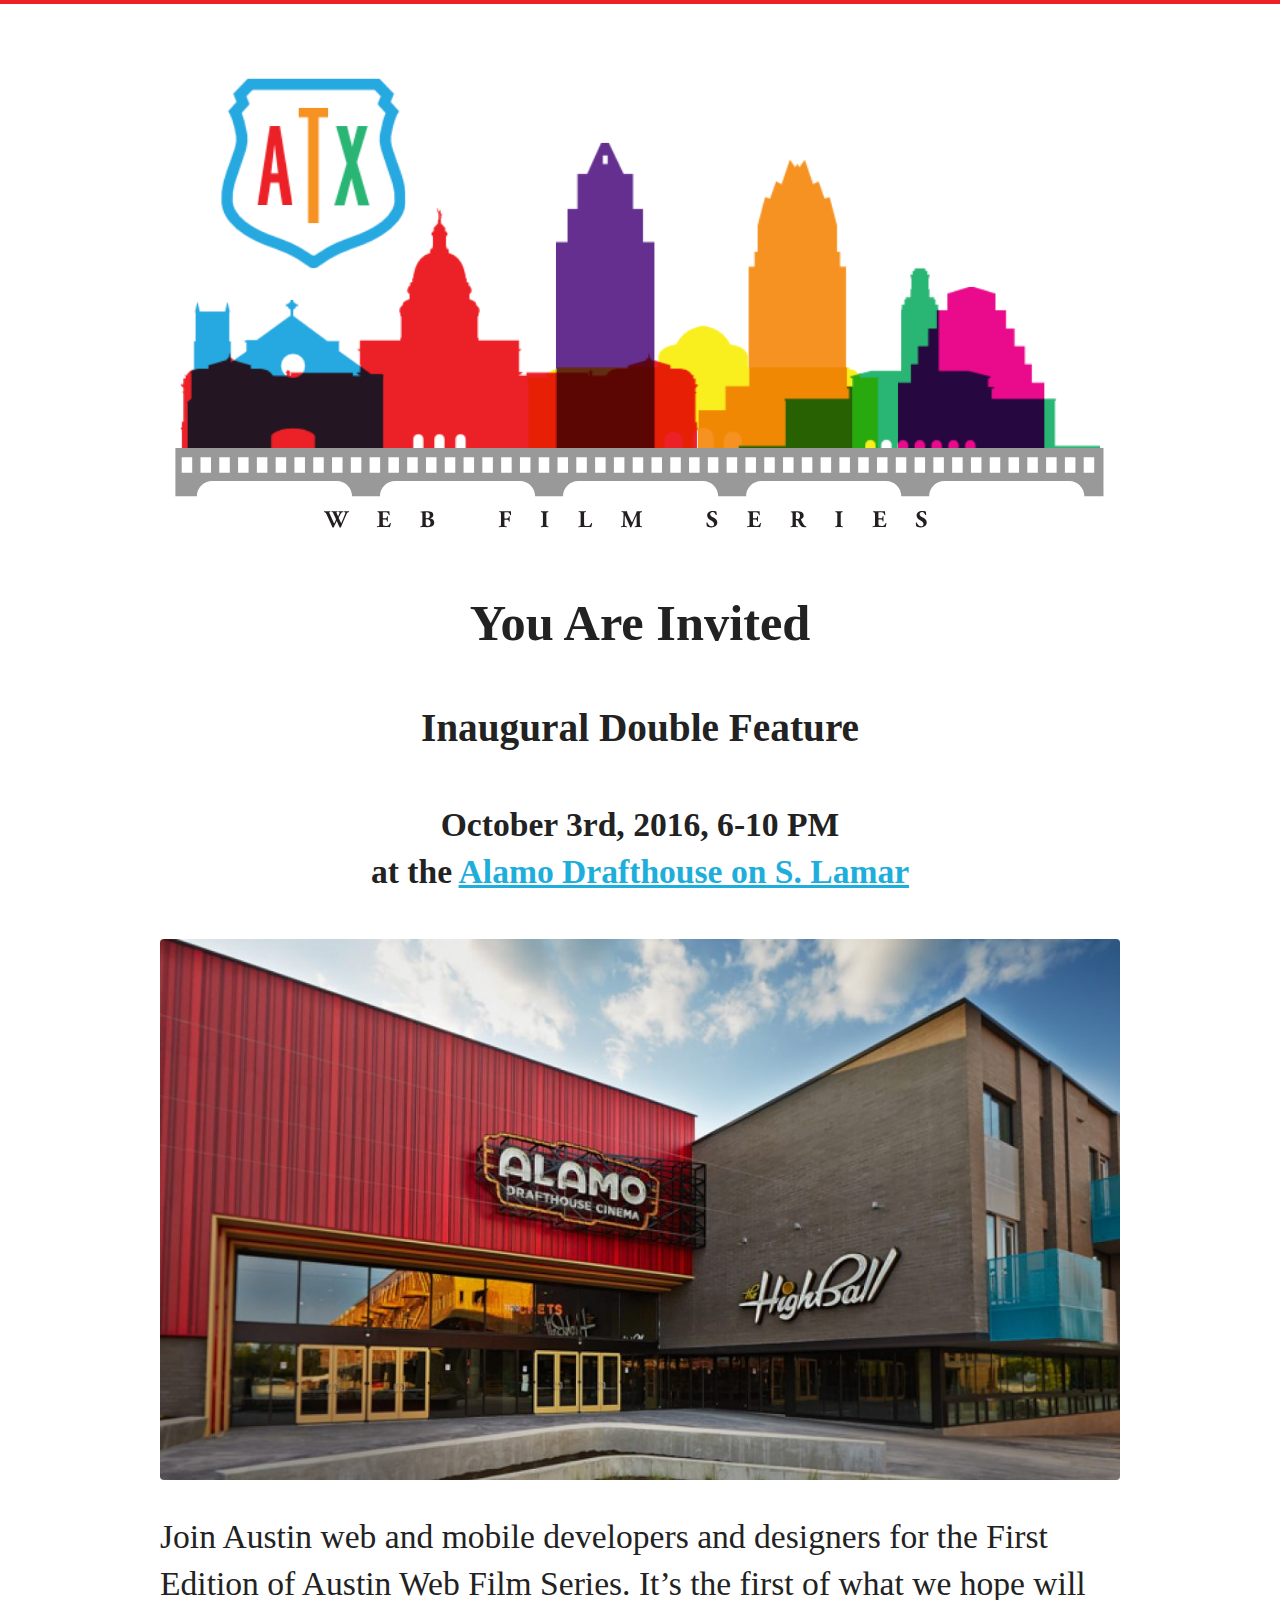
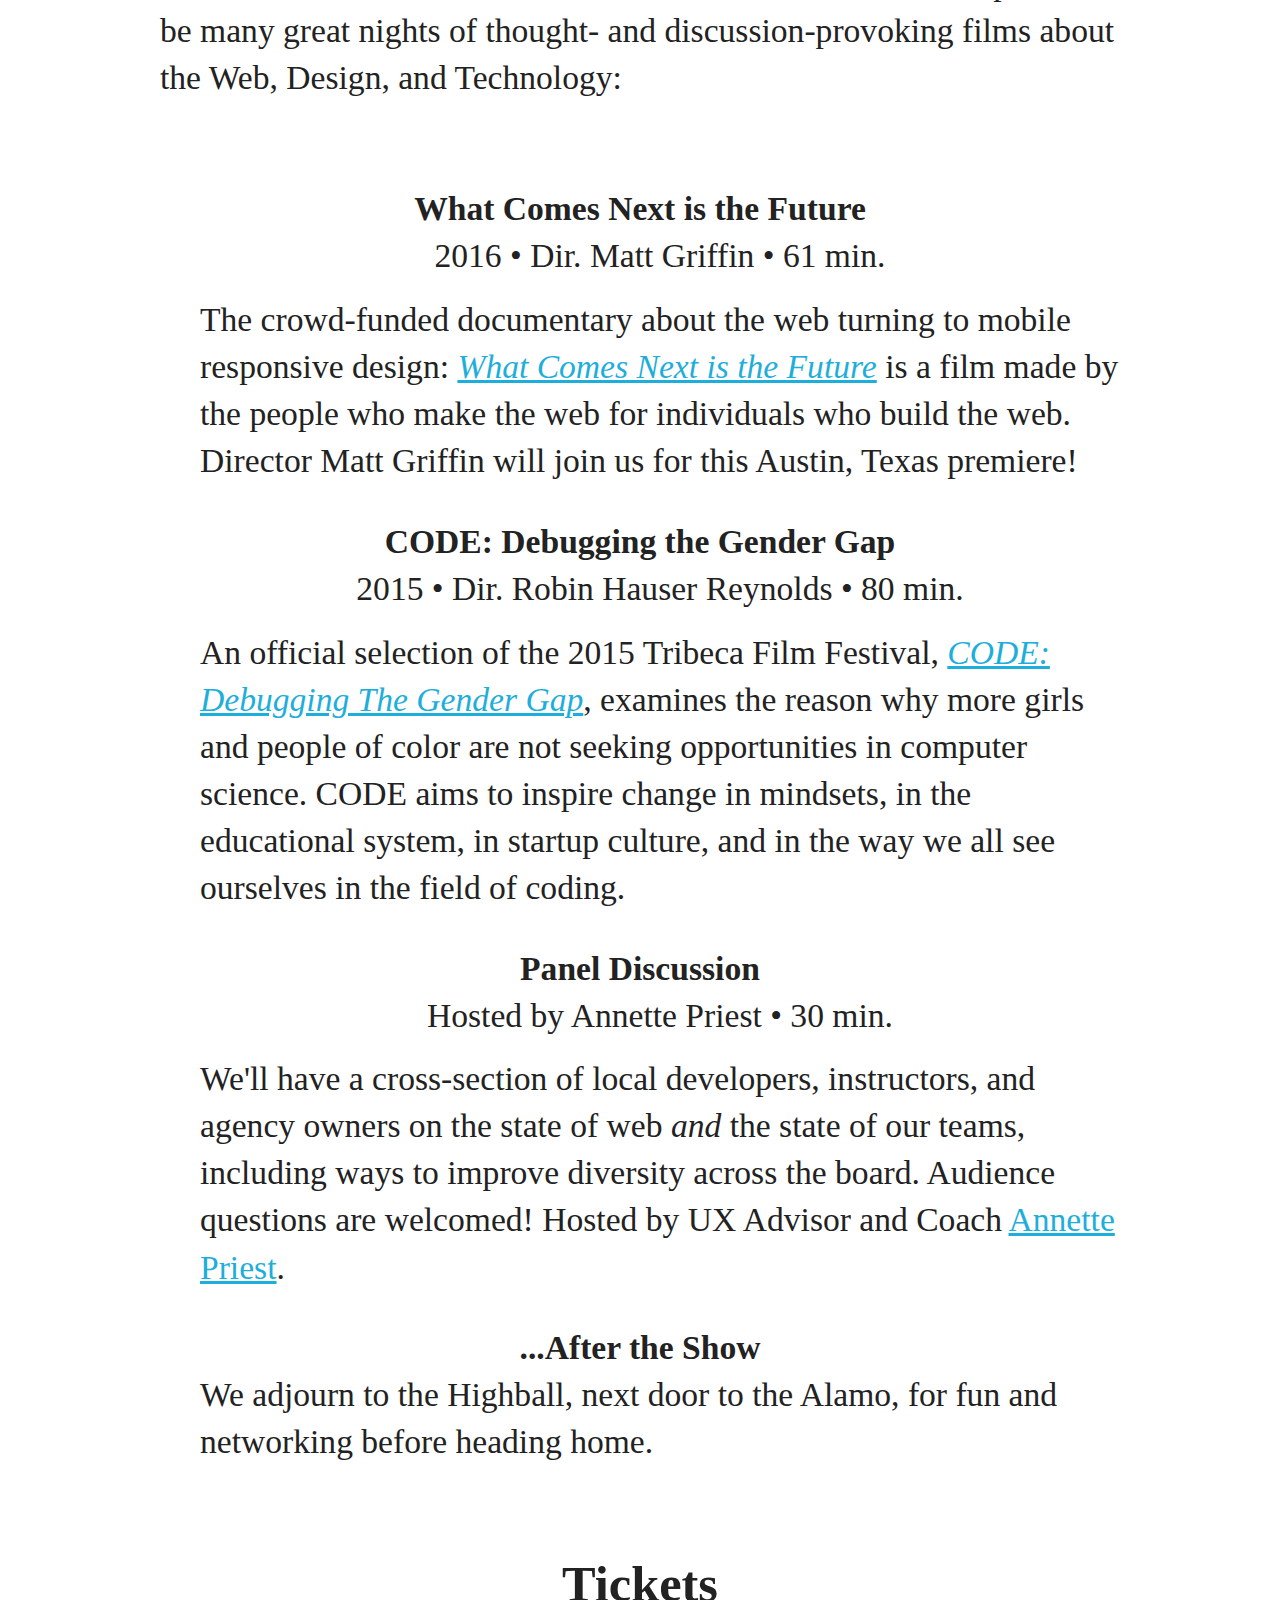
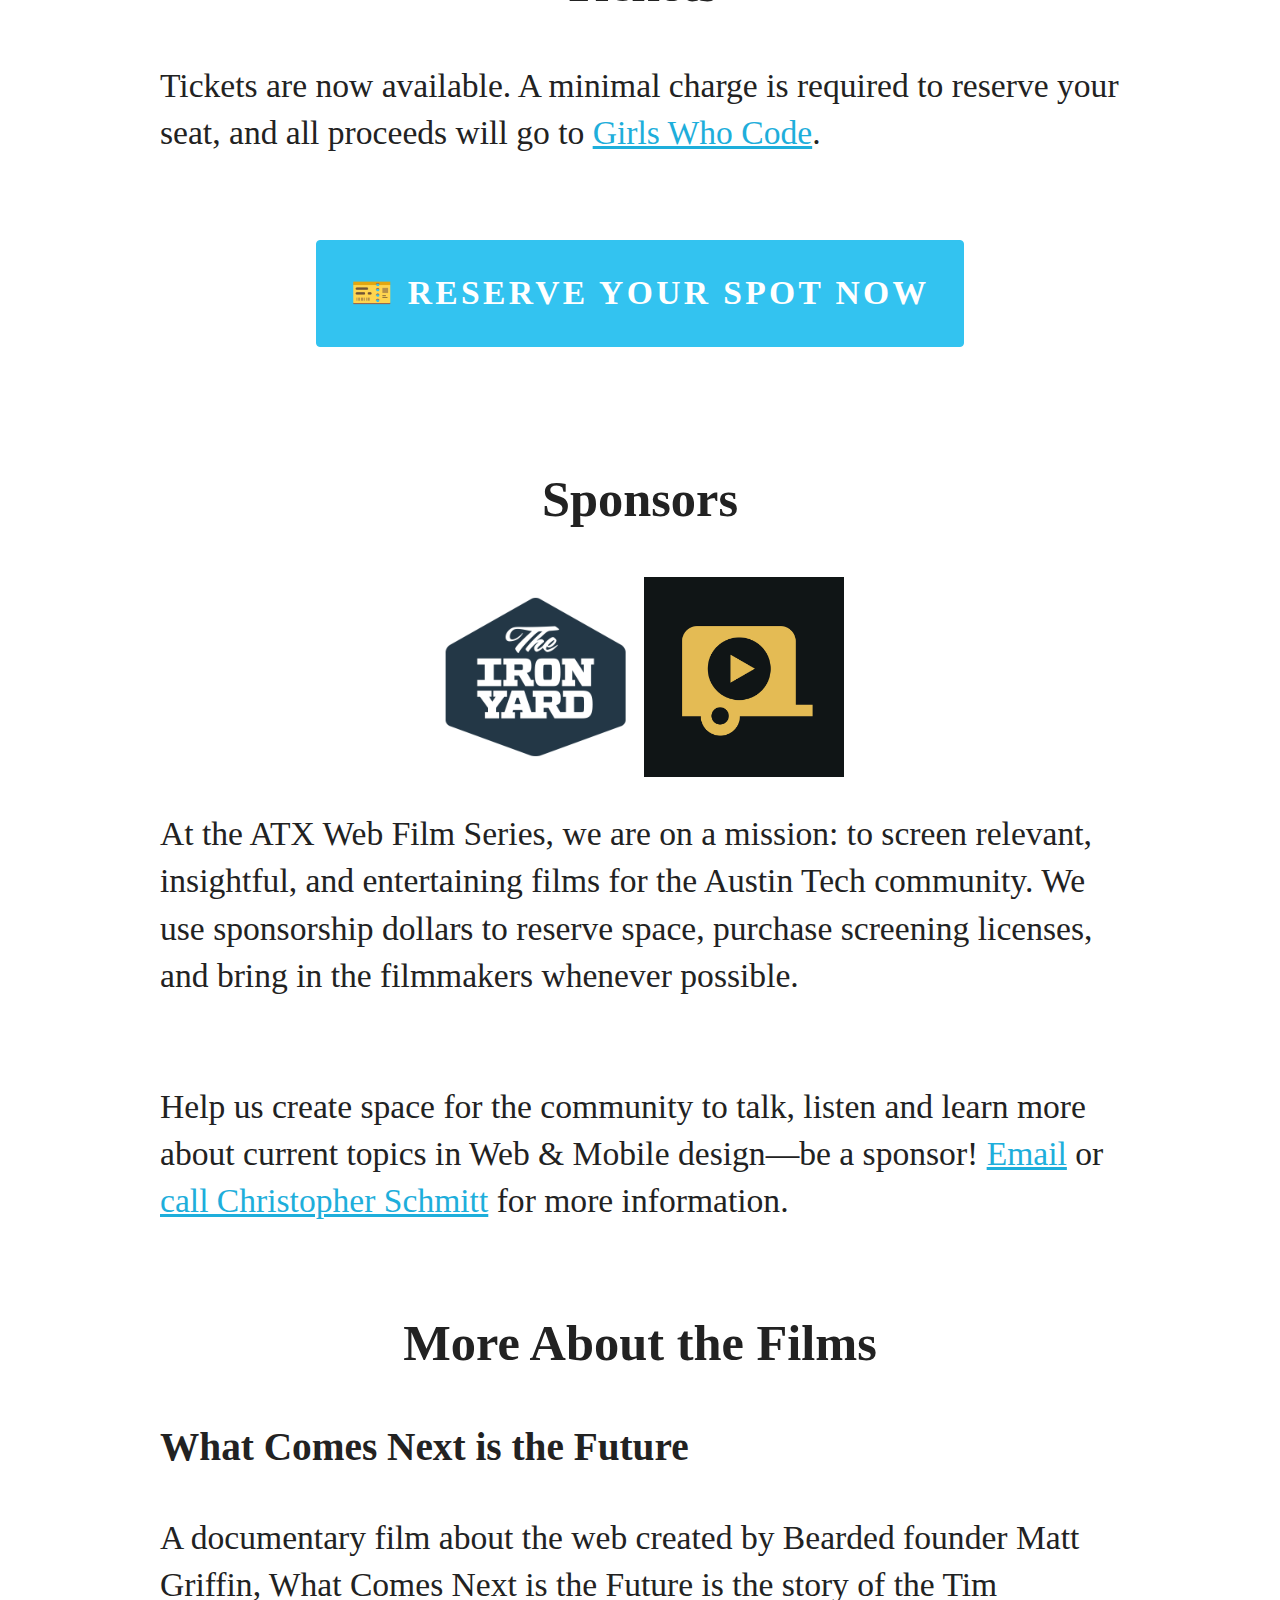
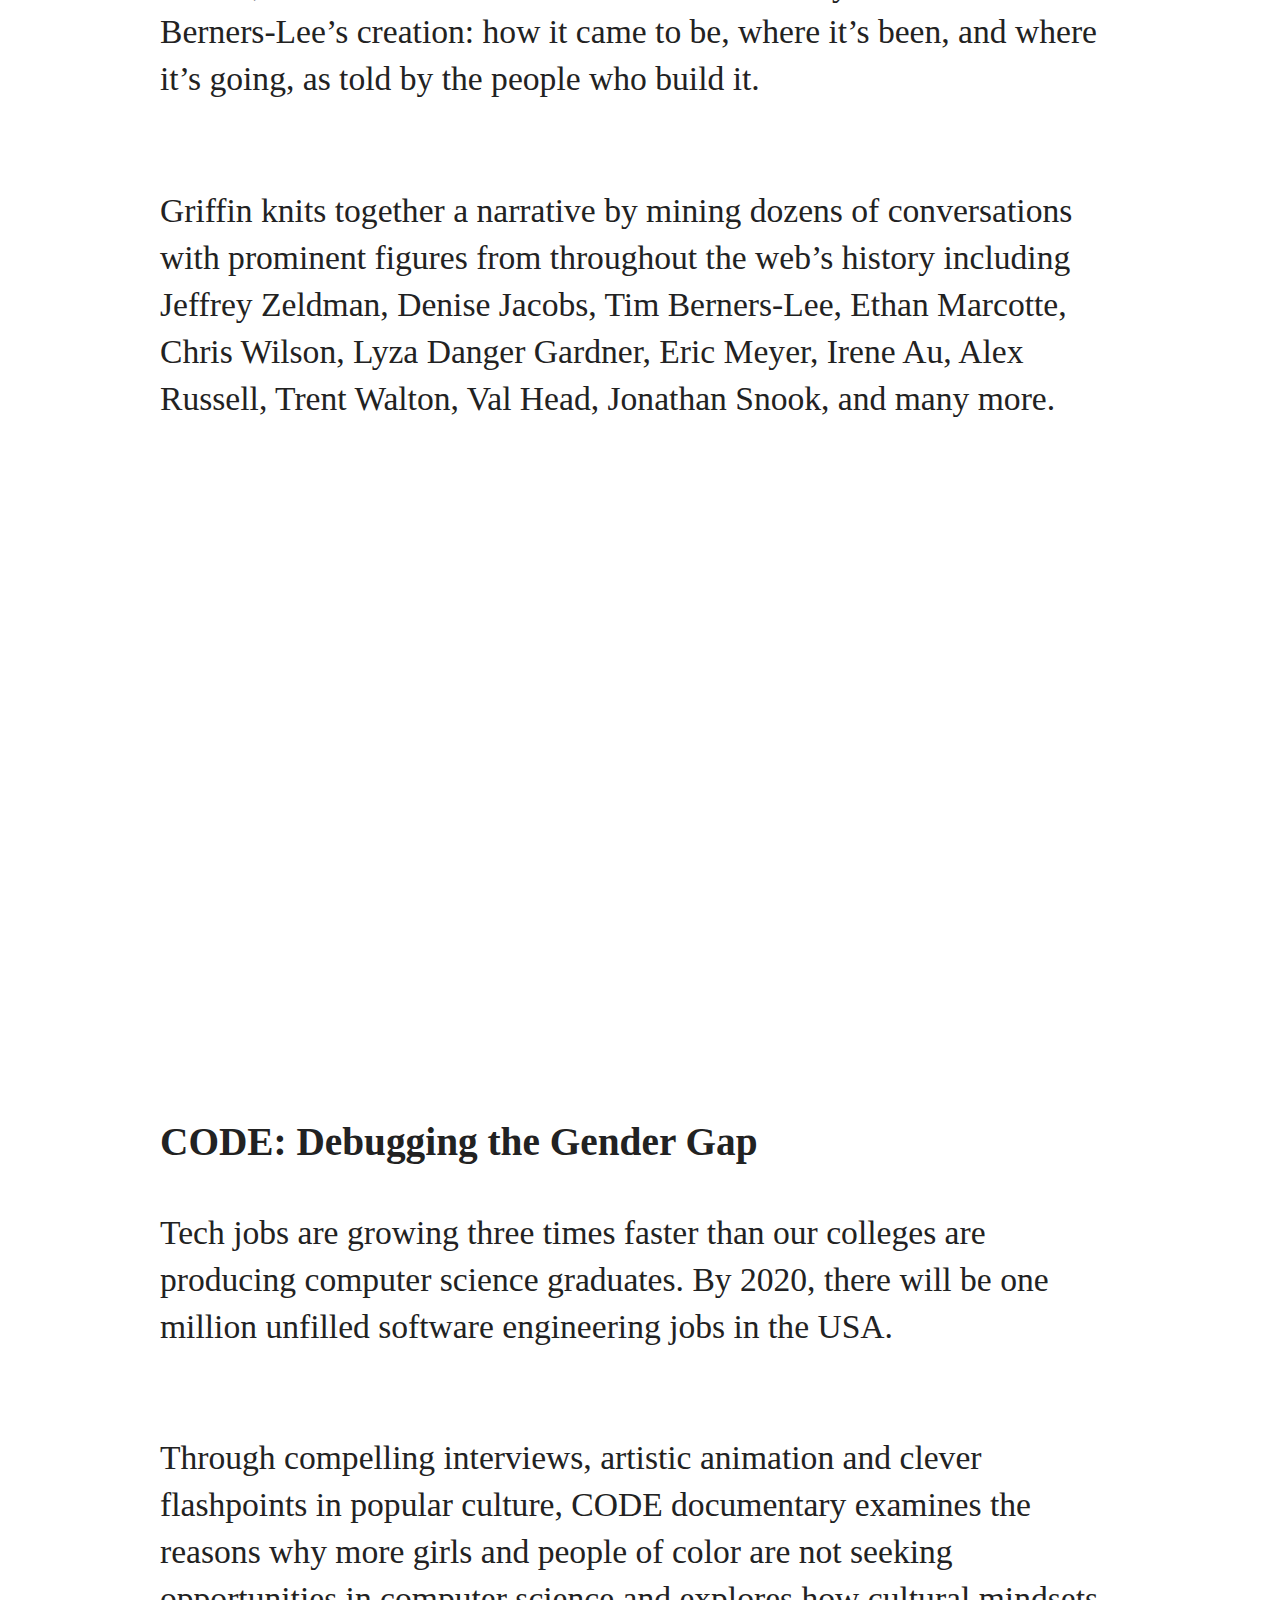
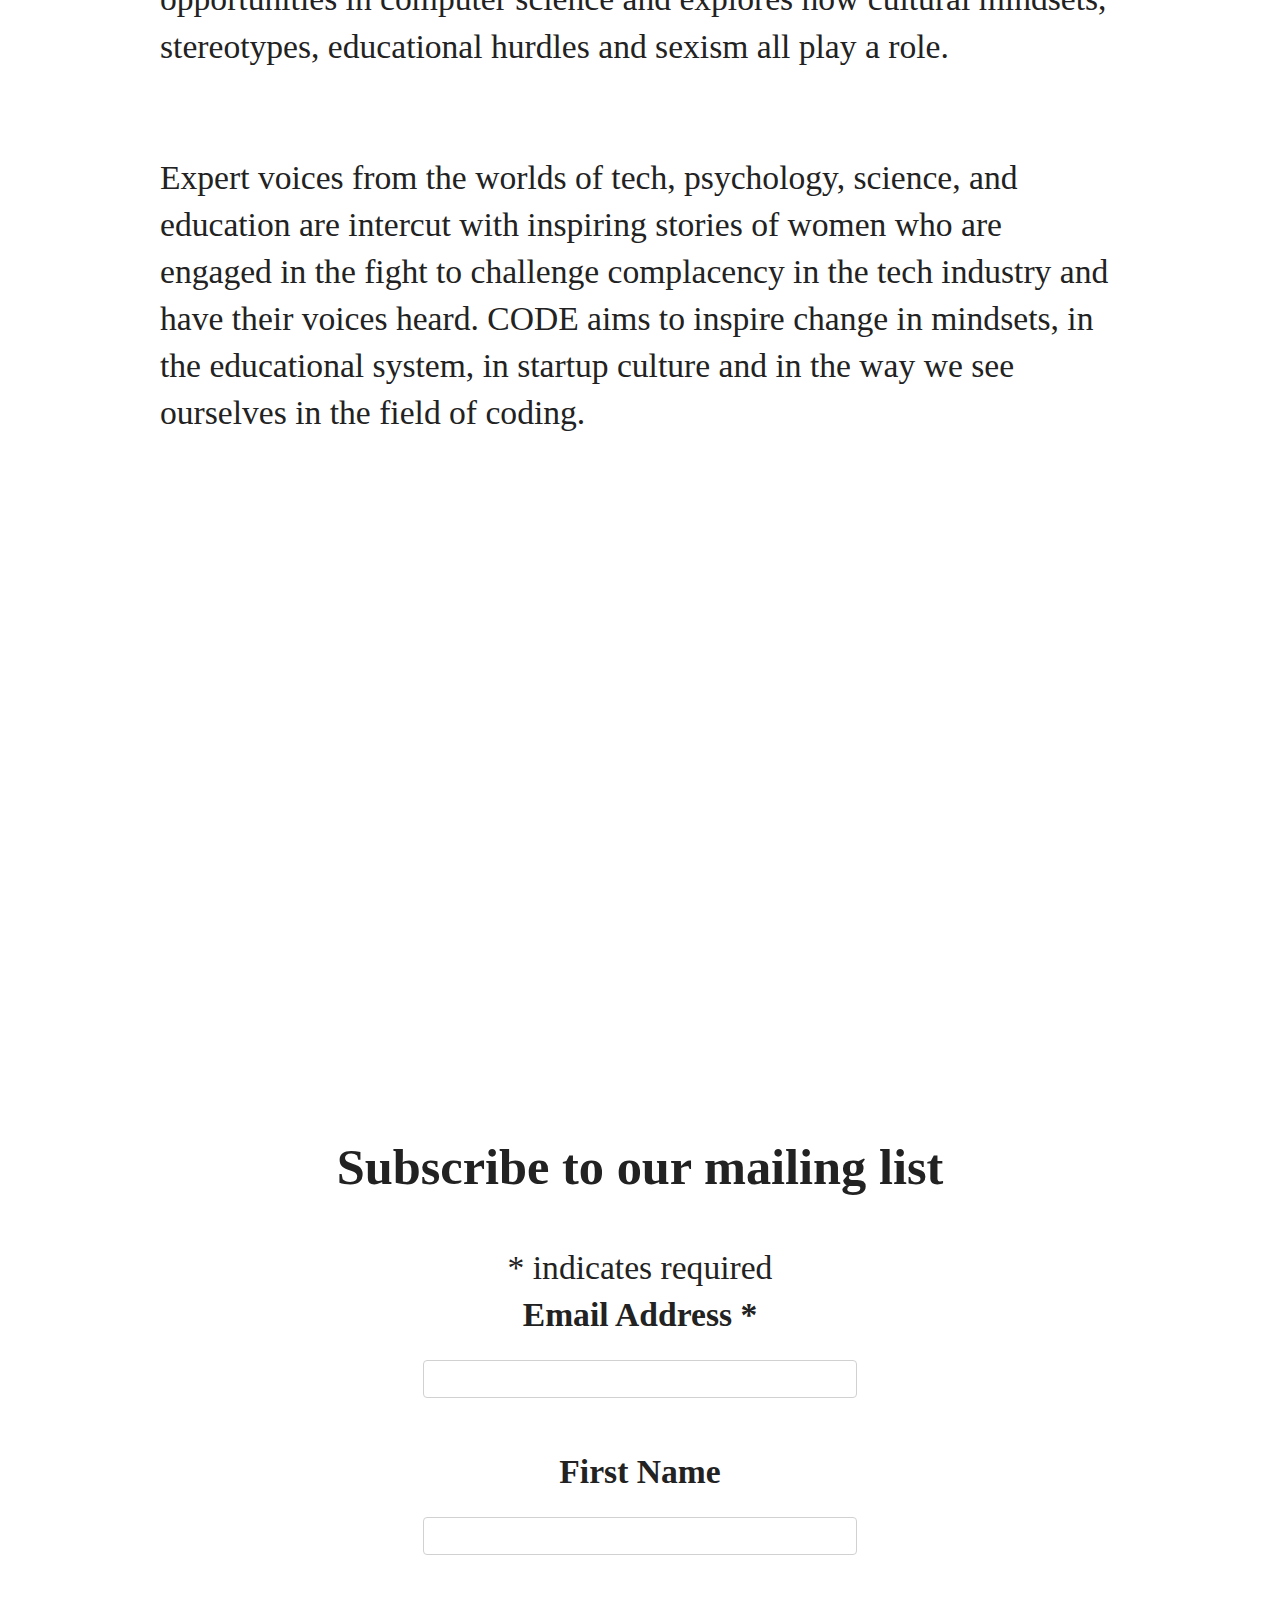
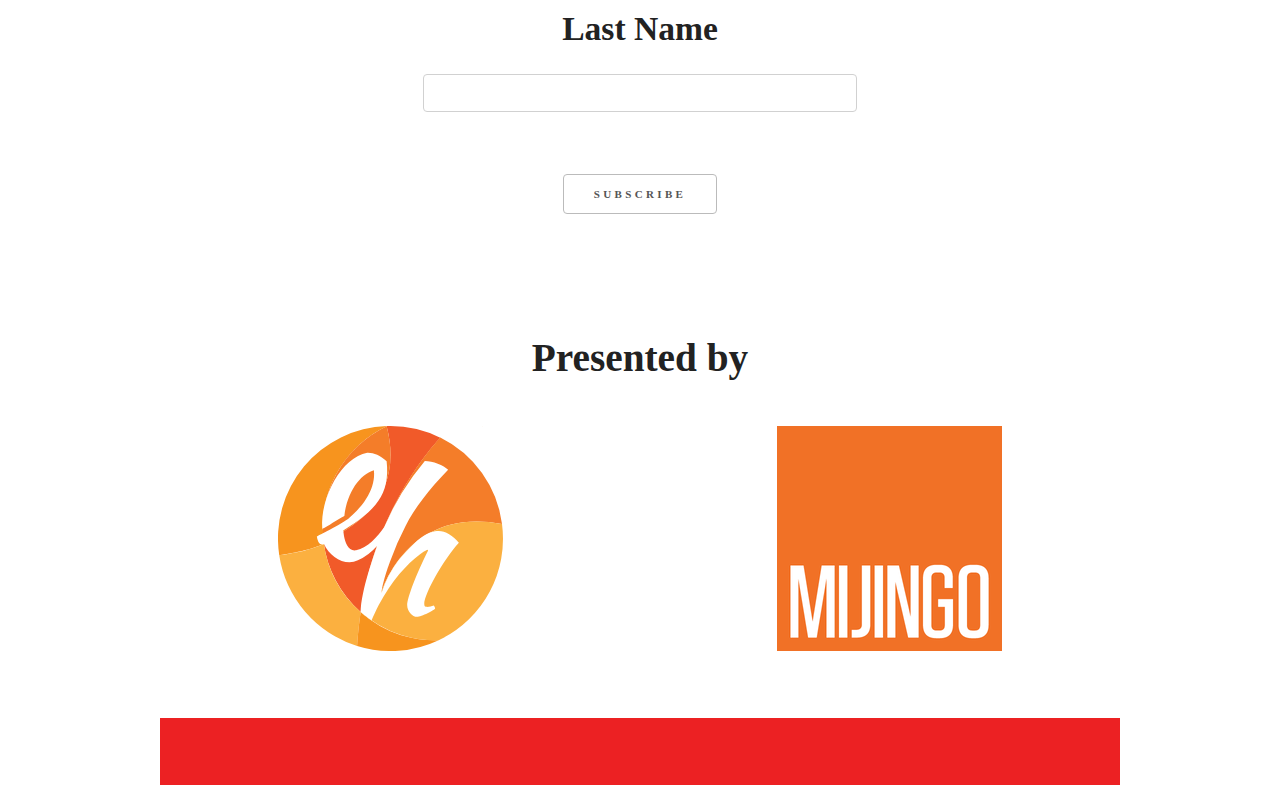
<file: index.html>
<!doctype html>
<html class="no-js" lang="">
    <head>
        <meta charset="utf-8">
        <meta http-equiv="X-UA-Compatible" content="IE=edge,chrome=1">
        <title>ATX Web Film Series</title>
        <meta property="og:title" content="ATX Web Film Series" />
    	<meta property="og:type" content="website" />
    	<meta property="og:description" content="ATX Web Film Series screens relevant, insightful, and entertaining films for the Austin Tech community" />
    	<meta property="og:determiner" content="the" />
    	<meta property="og:locale" content="en_US" />
    	<meta property="og:url" content="http://atxwebfilmseries.com/" />
    	<meta property="og:image" content="http://atxwebfilmseries.com/img/ATX-Web-FIlm-Series.gif" />
    	<meta name="twitter:card" content="summary_large_image">
    	<meta name="twitter:site" content="@atxwebfilms">
    	<meta name="twitter:title" content="ATX Web Film Series">
    	<meta name="twitter:description" content="ATX Web Film Series screens relevant, insightful, and entertaining films for the Austin Tech community">
    	<meta name="twitter:image" content="http://atxwebfilmseries.com/img/ATX-Web-FIlm-Series.gif">  
    	<meta name="apple-mobile-web-app-title" content="ATX Web Film" />

    	<meta name="description" content="ATX Web Film Series screens relevant, insightful, and entertaining films for the Austin Tech community" /> 
        <meta name="viewport" content="width=device-width, initial-scale=1">
        <link rel="apple-touch-icon" href="apple-touch-icon.png">
        <link rel="stylesheet" href="css/normalize.min.css">
        <link rel="stylesheet" href="css/skeleton.css">
        <link rel="stylesheet" href="css/main.css">
        <link rel="stylesheet" type="text/css" href="https://cloud.typography.com/6455712/7094552/css/fonts.css" />
    </head>
    <body>
        <!--[if lt IE 8]>
            <p class="browserupgrade">You are using an <strong>outdated</strong> browser. Please <a href="http://browsehappy.com/">upgrade your browser</a> to improve your experience.</p>
        <![endif]-->      
        <div class="container" vocab="http://schema.org/" typeof="Event">
            <header class="center">
                <div class="row">
                    <div class="twelve columns center">
                        <h1 property="name"><a property="url" href="http://atxwebfilmseries.com/"><img src="img/header.svg" alt="ATX Web Film Series" /><span class="series-title">ATX Web Film Series</span></a></h1>
                        <h2>You Are Invited</h2>
                        <h3>Inaugural Double Feature</h3>
                        <h4 property="startDate" content="2016-10-03T18:00">October 3rd, 2016, 6-10 PM <br />
                        at the <span property="location" typeof="Location"><a href="https://drafthouse.com/austin/theater/south-lamar"><span property="name">Alamo Drafthouse on S. Lamar</span></a></span></h4>

                        <img src="img/Alamo-Drafthouse.jpg" alt="Photo of Alamo Drafthouse on S. Lamar"  />

                    </div>
                </div>
            </header>
            <section class="introduction">
                <p property="description">Join Austin web and mobile developers and designers for the First Edition of Austin Web Film Series. It’s the first of what we hope will be many great nights of thought- and discussion-provoking films about the Web, Design, and Technology:</p>
                <!-- <h4  class="center">Itinenary</h4> -->
                <dl>
                    <dt>What Comes Next is the Future</dt>
                    <dd class="slot-overview">2016 &bull; Dir. Matt Griffin &bull; 61 min.</dd>
                    <dd class="slot-description">The crowd-funded documentary about the web turning to mobile responsive design: <cite><a href="#what-comes-next">What Comes Next is the Future</a></cite> is a film made by the people who make the web for individuals who build the web. Director Matt Griffin will join us for this Austin, Texas premiere!</dd>
                    <dt>CODE: Debugging the Gender Gap</dt>
                    <dd class="slot-overview">2015 &bull; Dir. Robin Hauser Reynolds &bull; 80 min.</dd>
                    <dd class="slot-description">An official selection of the 2015 Tribeca Film Festival, <cite><a href="#code">CODE: Debugging The Gender Gap</a></cite>, examines the reason why more girls and people of color are not seeking opportunities in computer science. CODE aims to inspire change in mindsets, in the educational system, in startup culture, and in the way we all see ourselves in the field of coding.</dd>
                    <dt>Panel Discussion</dt>
                    <dd class="slot-overview">Hosted by Annette Priest &bull; 30 min.</dd>
                    <dd class="slot-description">We'll have a cross-section of local developers, instructors, and agency owners on the state of web <em>and</em> the state of our teams, including ways to improve diversity across the board. Audience questions are welcomed! Hosted by UX Advisor and Coach <a href="http://twitter.com/AnnettePriest">Annette Priest</a>.</dd>
                    <dt class="slot-description">...After the Show</dt>
                    <dd>We adjourn to the Highball, next door to the Alamo, for fun and networking before heading home.</dd>
            </section>
            <section id="tickets">
            <h2 class="center">Tickets</h2>
            <p>Tickets are now available. A minimal charge is required to reserve your seat, and all proceeds will go to <a href="https://girlswhocode.com">Girls Who Code</a>.</p>
            <p class="center"><a href="http://atxwebfilmseries.eventbrite.com" class="button button-primary center">&#127915; Reserve Your Spot Now</a></p>
            </section>
            <section id="sponsors">
                <h2 class="center">Sponsors</h2>
                <div class="center">
                <a href="http://theironyard.com"><img src="img/TIY-Logo-500px.png" alt="The Iron Yard" height="200" /></a>
                <a href="http://trailer.town"><img src="img/Trailer-town-Logo-720px.png" alt="Trailer Town" height="200" /></a>

                </div>
                <p>At the ATX Web Film Series, we are on a mission: to screen relevant, insightful, and entertaining films for the Austin Tech community. We use sponsorship dollars to reserve space, purchase screening licenses, and bring in the filmmakers whenever possible.</p>
                <p>Help us create space for the community to talk, listen and learn more about current topics in Web &amp; Mobile design&mdash;be a sponsor! <a href="mailto:sc%68m%69tt@&#104;eat&#118;is%69%6f%6e.com?CC=%73%74ile%73&#64;he&#97;&#116;vis&#105;&#111;n.com&amp;Subject=%5Batxwebfilm%5D%20Sponsorship%20for%20ATX%20Web%20Film%20Series%20">Email</a> or <a href="tel:513-374-1885">call Christopher Schmitt</a> for more information.</p>
            </section>
            <section class="films">
                <h2 class="center">More About the Films</h2>
                <article id="what-comes-next">
                    <h3>What Comes Next is the Future</h3>
                    <p>A documentary film about the web created by Bearded founder Matt Griffin, What Comes Next is the Future is the story of the Tim Berners­-Lee’s creation: how it came to be, where it’s been, and where it’s going, as told by the people who build it.</p>
                    <p>Griffin knits together a narrative by mining dozens of conversations with prominent figures from throughout the web’s history including Jeffrey Zeldman, Denise Jacobs, Tim Berners-­Lee, Ethan Marcotte, Chris Wilson, Lyza Danger Gardner, Eric Meyer, Irene Au, Alex Russell, Trent Walton, Val Head, Jonathan Snook, and many more.</p>
                    <div class="video-container">
                        <iframe src="https://player.vimeo.com/video/163727395?title=0&amp;byline=0&amp;portrait=0" frameborder="0" webkitallowfullscreen mozallowfullscreen allowfullscreen></iframe>
                    </div>
                </article>
                <article id="code">
                    <h3>CODE: Debugging the Gender Gap</h3>
                    <p>Tech jobs are growing three times faster than our colleges are producing computer science graduates. By 2020, there will be one million unfilled software engineering jobs in the USA.</p>
                    <p>Through compelling interviews, artistic animation and clever flashpoints in popular culture, CODE documentary examines the reasons why more girls and people of color are not seeking opportunities in computer science and explores how cultural mindsets, stereotypes, educational hurdles and sexism all play a role.</p>
                    <p>Expert voices from the worlds of tech, psychology, science, and education are intercut with inspiring stories of women who are engaged in the fight to challenge complacency in the tech industry and have their voices heard. CODE aims to inspire change in mindsets, in the educational system, in startup culture and in the way we see ourselves in the field of coding.</p>
                    <div class="video-container">
                        <iframe src="https://player.vimeo.com/video/123004482?title=0&amp;byline=0&amp;portrait=0" frameborder="0" webkitallowfullscreen mozallowfullscreen allowfullscreen></iframe>
                    </div>
                </article>
            </section>
            <section>

<!-- Begin MailChimp Signup Form -->
<div id="mc_embed_signup">
<form action="//environmentsforhumans.us1.list-manage.com/subscribe/post?u=821d86bca4348be84e3ae78d9&amp;id=c34822e1b1" method="post" id="mc-embedded-subscribe-form" name="mc-embedded-subscribe-form" class="validate" target="_blank" novalidate>
    <div id="mc_embed_signup_scroll">
	<h2 class="center">Subscribe to our mailing list</h2>
<div class="indicates-required center"><span class="asterisk">*</span> indicates required</div>
<div class="mc-field-group center">
	<label for="mce-EMAIL">Email Address  <span class="asterisk">*</span>
</label>
	<input type="email" value="" name="EMAIL" class="required email center" id="mce-EMAIL">
</div>
<div class="mc-field-group center">
	<label for="mce-FNAME" class="center">First Name </label>
	<input type="text" value="" name="FNAME" class="center" id="mce-FNAME">
</div>
<div class="mc-field-group center">
	<label for="mce-LNAME" class="center">Last Name </label>
	<input type="text" value="" name="LNAME" class="center" id="mce-LNAME">
</div>
	<div id="mce-responses" class="clear">
		<div class="response center" id="mce-error-response" style="display:none"></div>
		<div class="response center" id="mce-success-response" style="display:none"></div>
	</div>    <!-- real people should not fill this in and expect good things - do not remove this or risk form bot signups-->
    <div style="position: absolute; left: -5000px;" aria-hidden="true"><input type="text" name="b_821d86bca4348be84e3ae78d9_c34822e1b1" tabindex="-1" value=""></div>
    <div class="clear center"><input type="submit" value="Subscribe" name="subscribe" id="mc-embedded-subscribe" class="center button"></div>
    </div>
</form>
</div>

<!--End mc_embed_signup-->

            </section>
            <section id="presented-by">
                <h3 class="center">Presented by</h3>
                <div class="row">
                    <div class="six columns center"><a href="http://environmentsforhumans.com/"><img src="img/e4h.svg" alt="Environments for Humans" width="225" /></a>
                    </div>
                    <div class="six columns center"><a href="http://mijingo.com/"><img src="img/mijingo-square-medium.png" alt="Mijingo" /></a>
                    </div>
                </div>
            </section>
            <footer class="center">
            </footer>
        </div>
         <!-- Google Analytics: change UA-XXXXX-X to be your site's ID. -->
        <script>
            (function(b,o,i,l,e,r){b.GoogleAnalyticsObject=l;b[l]||(b[l]=
            function(){(b[l].q=b[l].q||[]).push(arguments)});b[l].l=+new Date;
            e=o.createElement(i);r=o.getElementsByTagName(i)[0];
            e.src='//www.google-analytics.com/analytics.js';
            r.parentNode.insertBefore(e,r)}(window,document,'script','ga'));
            ga('create','UA-408491-13','auto');ga('send','pageview');
        </script>
    </body>
</html>
</file>
<file: css/skeleton.css>
/*
* Skeleton V2.0.4
* Copyright 2014, Dave Gamache
* www.getskeleton.com
* Free to use under the MIT license.
* http://www.opensource.org/licenses/mit-license.php
* 12/29/2014
*/


/* Table of contents
––––––––––––––––––––––––––––––––––––––––––––––––––
- Grid
- Base Styles
- Typography
- Links
- Buttons
- Forms
- Lists
- Code
- Tables
- Spacing
- Utilities
- Clearing
- Media Queries
*/


/* Grid
–––––––––––––––––––––––––––––––––––––––––––––––––– */
.container {
  position: relative;
  width: 100%;
  max-width: 960px;
  margin: 0 auto;
  padding: 0 20px;
  box-sizing: border-box; }
.column,
.columns {
  width: 100%;
  float: left;
  box-sizing: border-box; }

/* For devices larger than 400px */
@media (min-width: 400px) {
  .container {
    width: 85%;
    padding: 0; }
}

/* For devices larger than 550px */
@media (min-width: 550px) {
  .container {
    width: 80%; }
  .column,
  .columns {
    margin-left: 4%; }
  .column:first-child,
  .columns:first-child {
    margin-left: 0; }

  .one.column,
  .one.columns                    { width: 4.66666666667%; }
  .two.columns                    { width: 13.3333333333%; }
  .three.columns                  { width: 22%;            }
  .four.columns                   { width: 30.6666666667%; }
  .five.columns                   { width: 39.3333333333%; }
  .six.columns                    { width: 48%;            }
  .seven.columns                  { width: 56.6666666667%; }
  .eight.columns                  { width: 65.3333333333%; }
  .nine.columns                   { width: 74.0%;          }
  .ten.columns                    { width: 82.6666666667%; }
  .eleven.columns                 { width: 91.3333333333%; }
  .twelve.columns                 { width: 100%; margin-left: 0; }

  .one-third.column               { width: 30.6666666667%; }
  .two-thirds.column              { width: 65.3333333333%; }

  .one-half.column                { width: 48%; }

  /* Offsets */
  .offset-by-one.column,
  .offset-by-one.columns          { margin-left: 8.66666666667%; }
  .offset-by-two.column,
  .offset-by-two.columns          { margin-left: 17.3333333333%; }
  .offset-by-three.column,
  .offset-by-three.columns        { margin-left: 26%;            }
  .offset-by-four.column,
  .offset-by-four.columns         { margin-left: 34.6666666667%; }
  .offset-by-five.column,
  .offset-by-five.columns         { margin-left: 43.3333333333%; }
  .offset-by-six.column,
  .offset-by-six.columns          { margin-left: 52%;            }
  .offset-by-seven.column,
  .offset-by-seven.columns        { margin-left: 60.6666666667%; }
  .offset-by-eight.column,
  .offset-by-eight.columns        { margin-left: 69.3333333333%; }
  .offset-by-nine.column,
  .offset-by-nine.columns         { margin-left: 78.0%;          }
  .offset-by-ten.column,
  .offset-by-ten.columns          { margin-left: 86.6666666667%; }
  .offset-by-eleven.column,
  .offset-by-eleven.columns       { margin-left: 95.3333333333%; }

  .offset-by-one-third.column,
  .offset-by-one-third.columns    { margin-left: 34.6666666667%; }
  .offset-by-two-thirds.column,
  .offset-by-two-thirds.columns   { margin-left: 69.3333333333%; }

  .offset-by-one-half.column,
  .offset-by-one-half.columns     { margin-left: 52%; }

}


/* Base Styles
–––––––––––––––––––––––––––––––––––––––––––––––––– */
/* NOTE
html is set to 62.5% so that all the REM measurements throughout Skeleton
are based on 10px sizing. So basically 1.5rem = 15px :) */
html {
  font-size: 62.5%; }
body {
  font-weight: 400;
  font-family: "Raleway", "HelveticaNeue", "Helvetica Neue", Helvetica, Arial, sans-serif;
  color: #222; }


/* Typography
–––––––––––––––––––––––––––––––––––––––––––––––––– 
  margin-top: 0;
  margin-bottom: 2rem;
  font-weight: 300; }
h1 { font-size: 4.0rem; line-height: 1.2;  letter-spacing: -.1rem;}
h2 { font-size: 3.6rem; line-height: 1.25; letter-spacing: -.1rem; }
h3 { font-size: 3.0rem; line-height: 1.3;  letter-spacing: -.1rem; }
h4 { font-size: 2.4rem; line-height: 1.35; letter-spacing: -.08rem; }
h5 { font-size: 1.8rem; line-height: 1.5;  letter-spacing: -.05rem; }
h6 { font-size: 1.5rem; line-height: 1.6;  letter-spacing: 0; }

@media (min-width: 550px) {
  h1 { font-size: 5.0rem; }
  h2 { font-size: 4.2rem; }
  h3 { font-size: 3.6rem; }
  h4 { font-size: 3.0rem; }
  h5 { font-size: 2.4rem; }
  h6 { font-size: 1.5rem; }
}

p {
  margin-top: 0; }
*/


/* Links
–––––––––––––––––––––––––––––––––––––––––––––––––– */
a {
  color: #1EAEDB; }
a:hover {
  color: #0FA0CE; }


/* Buttons
–––––––––––––––––––––––––––––––––––––––––––––––––– */
.button,
button,
input[type="submit"],
input[type="reset"],
input[type="button"] {
  display: inline-block;
  // height: 38px;
  padding: 0 30px;
  color: #555;
  text-align: center;
  font-size: 11px;
  font-weight: 600;
  line-height: 38px;
  letter-spacing: .1rem;
  text-transform: uppercase;
  text-decoration: none;
  white-space: nowrap;
  background-color: transparent;
  border-radius: 4px;
  border: 1px solid #bbb;
  cursor: pointer;
  box-sizing: border-box; }
.button:hover,
button:hover,
input[type="submit"]:hover,
input[type="reset"]:hover,
input[type="button"]:hover,
.button:focus,
button:focus,
input[type="submit"]:focus,
input[type="reset"]:focus,
input[type="button"]:focus {
  color: #333;
  border-color: #888;
  outline: 0; }
.button.button-primary,
button.button-primary,
input[type="submit"].button-primary,
input[type="reset"].button-primary,
input[type="button"].button-primary {
  color: #FFF;
  background-color: #33C3F0;
  border-color: #33C3F0; }
.button.button-primary:hover,
button.button-primary:hover,
input[type="submit"].button-primary:hover,
input[type="reset"].button-primary:hover,
input[type="button"].button-primary:hover,
.button.button-primary:focus,
button.button-primary:focus,
input[type="submit"].button-primary:focus,
input[type="reset"].button-primary:focus,
input[type="button"].button-primary:focus {
  color: #FFF;
  background-color: #1EAEDB;
  border-color: #1EAEDB; }


/* Forms
–––––––––––––––––––––––––––––––––––––––––––––––––– */
input[type="email"],
input[type="number"],
input[type="search"],
input[type="text"],
input[type="tel"],
input[type="url"],
input[type="password"],
textarea,
select {
  height: 38px;
  padding: 6px 10px; /* The 6px vertically centers text on FF, ignored by Webkit */
  background-color: #fff;
  border: 1px solid #D1D1D1;
  border-radius: 4px;
  box-shadow: none;
  box-sizing: border-box; }
/* Removes awkward default styles on some inputs for iOS */
input[type="email"],
input[type="number"],
input[type="search"],
input[type="text"],
input[type="tel"],
input[type="url"],
input[type="password"],
textarea {
  -webkit-appearance: none;
     -moz-appearance: none;
          appearance: none; }
textarea {
  min-height: 65px;
  padding-top: 6px;
  padding-bottom: 6px; }
input[type="email"]:focus,
input[type="number"]:focus,
input[type="search"]:focus,
input[type="text"]:focus,
input[type="tel"]:focus,
input[type="url"]:focus,
input[type="password"]:focus,
textarea:focus,
select:focus {
  border: 1px solid #33C3F0;
  outline: 0; }
label,
legend {
  display: block;
  margin-bottom: .5rem;
  font-weight: 600; }
fieldset {
  padding: 0;
  border-width: 0; }
input[type="checkbox"],
input[type="radio"] {
  display: inline; }
label > .label-body {
  display: inline-block;
  margin-left: .5rem;
  font-weight: normal; }


/* Lists
–––––––––––––––––––––––––––––––––––––––––––––––––– */
ul {
  list-style: circle inside; }
ol {
  list-style: decimal inside; }
ol, ul {
  padding-left: 0;
  margin-top: 0; }
ul ul,
ul ol,
ol ol,
ol ul {
  margin: 1.5rem 0 1.5rem 3rem;
  font-size: 90%; }
li {
  margin-bottom: 1rem; }


/* Code
–––––––––––––––––––––––––––––––––––––––––––––––––– */
code {
  padding: .2rem .5rem;
  margin: 0 .2rem;
  font-size: 90%;
  white-space: nowrap;
  background: #F1F1F1;
  border: 1px solid #E1E1E1;
  border-radius: 4px; }
pre > code {
  display: block;
  padding: 1rem 1.5rem;
  white-space: pre; }


/* Tables
–––––––––––––––––––––––––––––––––––––––––––––––––– */
th,
td {
  padding: 12px 15px;
  text-align: left;
  border-bottom: 1px solid #E1E1E1; }
th:first-child,
td:first-child {
  padding-left: 0; }
th:last-child,
td:last-child {
  padding-right: 0; }


/* Spacing
–––––––––––––––––––––––––––––––––––––––––––––––––– */
button,
.button {
  margin-bottom: 1rem; }
input,
textarea,
select,
fieldset {
  margin-bottom: 1.5rem; }
pre,
blockquote,
dl,
figure,
table,
p,
ul,
ol,
form {
  margin-bottom: 2.5rem; }


/* Utilities
–––––––––––––––––––––––––––––––––––––––––––––––––– */
.u-full-width {
  width: 100%;
  box-sizing: border-box; }
.u-max-full-width {
  max-width: 100%;
  box-sizing: border-box; }
.u-pull-right {
  float: right; }
.u-pull-left {
  float: left; }


/* Misc
–––––––––––––––––––––––––––––––––––––––––––––––––– */
hr {
  margin-top: 3rem;
  margin-bottom: 3.5rem;
  border-width: 0;
  border-top: 1px solid #E1E1E1; }


/* Clearing
–––––––––––––––––––––––––––––––––––––––––––––––––– */

/* Self Clearing Goodness */
.container:after,
.row:after,
.u-cf {
  content: "";
  display: table;
  clear: both; }


/* Media Queries
–––––––––––––––––––––––––––––––––––––––––––––––––– */
/*
Note: The best way to structure the use of media queries is to create the queries
near the relevant code. For example, if you wanted to change the styles for buttons
on small devices, paste the mobile query code up in the buttons section and style it
there.
*/


/* Larger than mobile */
@media (min-width: 400px) {}

/* Larger than phablet (also point when grid becomes active) */
@media (min-width: 550px) {}

/* Larger than tablet */
@media (min-width: 750px) {}

/* Larger than desktop */
@media (min-width: 1000px) {}

/* Larger than Desktop HD */
@media (min-width: 1200px) {}
</file>
<file: css/main.css>
/*! HTML5 Boilerplate v5.0 | MIT License | http://h5bp.com/ */

html {
    color: #222;
    font-size: 1em;
    line-height: 1.4;
}

::-moz-selection {
    background: #b3d4fc;
    text-shadow: none;
}

::selection {
    background: #b3d4fc;
    text-shadow: none;
}

hr {
    display: block;
    height: 1px;
    border: 0;
    border-top: 1px solid #ccc;
    margin: 1em 0;
    padding: 0;
}

audio,
canvas,
iframe,
img,
svg,
video {
    vertical-align: middle;
}

fieldset {
    border: 0;
    margin: 0;
    padding: 0;
}

textarea {
    resize: vertical;
}

.browserupgrade {
    margin: 0.2em 0;
    background: #ccc;
    color: #000;
    padding: 0.2em 0;
}


/* ==========================================================================
   Author's custom styles
   ========================================================================== */

html, body {
    border-top: 2px solid rgb(236,33,35);
    font-family: "Whitney A", "Whitney B";
    font-style: normal;
    font-weight: 400;
}

header h1 {
    text-align: center;
        margin-top: 1em;
}

header img {
    max-width: 100%; 
    max-height: auto;     
    border-radius: 4px;
}

dt {
    text-align: center;
    font-weight:bold;
}

dd.slot-overview {
    text-align:center;
    margin-bottom: 0.5em;
}
dd.slot-description {
    margin-bottom:1em;
}

/* Helper Classes */
.series-title {
    display:none;
}
.center {
    text-align: center;
}

.video-container {
    position:relative;
    padding-bottom:56.25%;
    padding-top:30px;
    height:0;
    overflow:hidden;
}

.video-container iframe, .video-container object, .video-container embed {
    position:absolute;
    top:0;
    left:0;
    width:100%;
    height:100%;
}

.button {
    font-size: 1em;
    padding: 1em;
}
/* Older browsers */
  html { font-size: 16px; }
  
  /* Modern browsers only need this one */
  
  @media screen and (min-width: 25em){
    html { font-size: calc( 16px + (24 - 16) * (100vw - 400px) / (800 - 400) ); }
  }
  
  /* Safari <8 and IE <11 */
  @media screen and (min-width: 25em){
    html { font-size: calc( 16px + (24 - 16) * (100vw - 400px) / (800 - 400) ); }
  }
  @media screen and (min-width: 50em){
    html { font-size: calc( 16px + (24 - 16) * (100vw - 400px) / (800 - 400) ); }
  }


footer {
    background-color: rgb(236,33,35);
    padding: 1em;
    margin-top: 2em;
}





/* ==========================================================================
   Media Queries
   ========================================================================== */

@media only screen and (min-width: 35em) {

}

@media print,
       (-o-min-device-pixel-ratio: 5/4),
       (-webkit-min-device-pixel-ratio: 1.25),
       (min-resolution: 120dpi) {

}

/* ==========================================================================
   Helper classes
   ========================================================================== */

.hidden {
    display: none !important;
    visibility: hidden;
}

.visuallyhidden {
    border: 0;
    clip: rect(0 0 0 0);
    height: 1px;
    margin: -1px;
    overflow: hidden;
    padding: 0;
    position: absolute;
    width: 1px;
}

.visuallyhidden.focusable:active,
.visuallyhidden.focusable:focus {
    clip: auto;
    height: auto;
    margin: 0;
    overflow: visible;
    position: static;
    width: auto;
}

.invisible {
    visibility: hidden;
}

.clearfix:before,
.clearfix:after {
    content: " ";
    display: table;
}

.clearfix:after {
    clear: both;
}

.clearfix {
    *zoom: 1;
}

/* ==========================================================================
   Print styles
   ========================================================================== */

@media print {
    *,
    *:before,
    *:after {
        background: transparent !important;
        color: #000 !important;
        box-shadow: none !important;
        text-shadow: none !important;
    }

    a,
    a:visited {
        text-decoration: underline;
    }

    a[href]:after {
        content: " (" attr(href) ")";
    }

    abbr[title]:after {
        content: " (" attr(title) ")";
    }

    a[href^="#"]:after,
    a[href^="javascript:"]:after {
        content: "";
    }

    pre,
    blockquote {
        border: 1px solid #999;
        page-break-inside: avoid;
    }

    thead {
        display: table-header-group;
    }

    tr,
    img {
        page-break-inside: avoid;
    }

    img {
        max-width: 100% !important;
    }

    p,
    h2,
    h3 {
        orphans: 3;
        widows: 3;
    }

    h2,
    h3 {
        page-break-after: avoid;
    }
}
</file>
